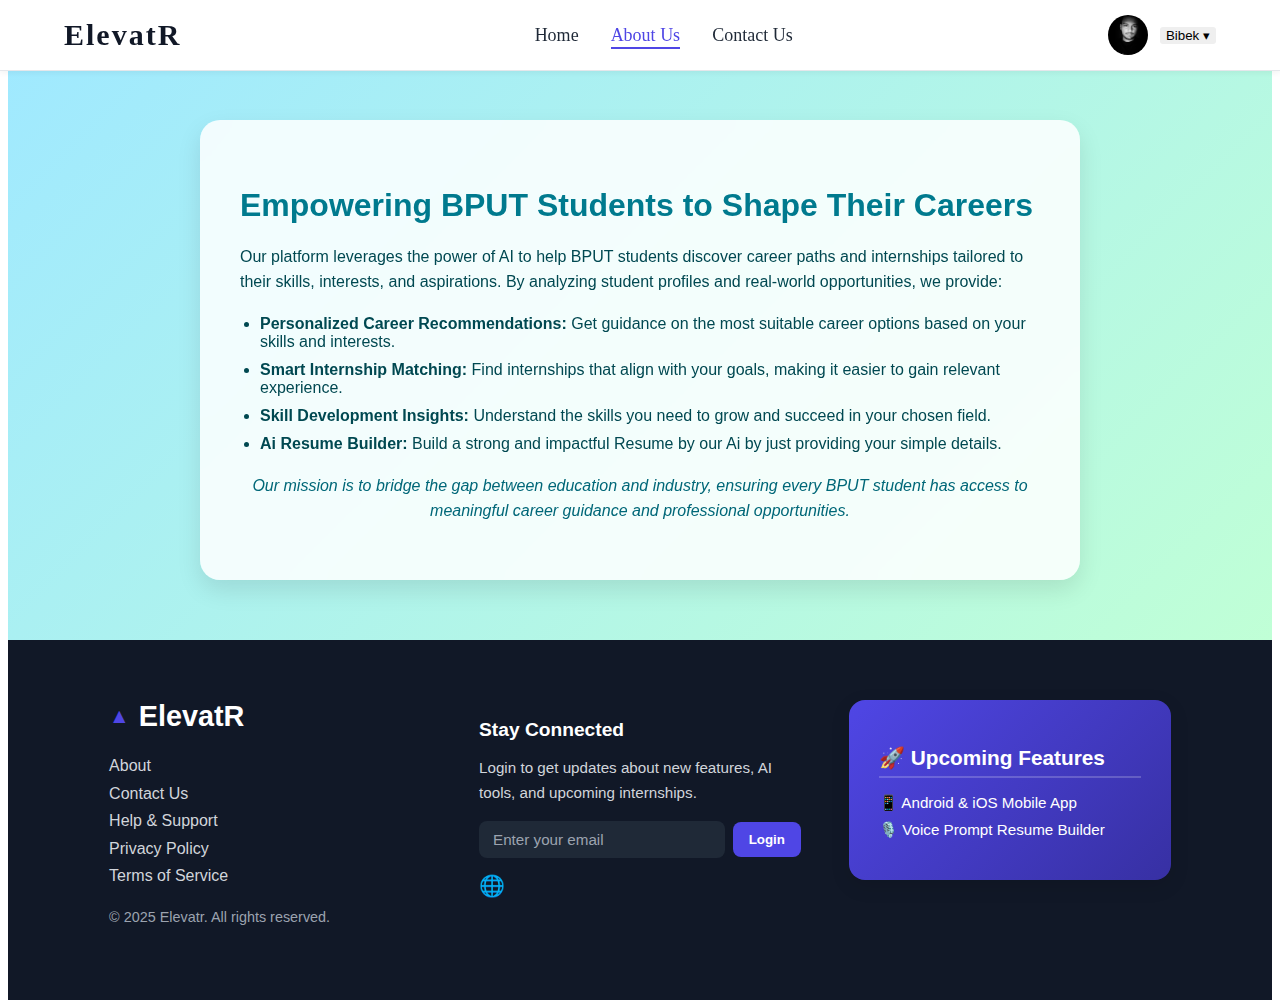
<file: About.html>
<!DOCTYPE html>
<html lang="en">
<head>
    <meta charset="UTF-8">
    <meta name="viewport" content="width=device-width, initial-scale=1.0">
    <link rel="stylesheet" href="About.css">
    <title>ABOUT - ElevtR</title>
</head>
<body>
     <!-- nav section -->
  <nav class="navbar">
    <div class="nav-container">
      <div class="logo">
        ElevatR
      </div>
      <ul class="nav-links">
        <li><a href="user.html">Home</a></li>
                <li><a href="#" class="active">About Us</a></li>

        <li><a href="contact.html">Contact Us</a></li>
      </ul>
      <div class="nav-profile">
        <img src="ME.jpeg" alt="user-avatar" class="avatar">
        <div class="dropdown">
          <button class="dropbtn">Bibek ▾</button>
          <div class="dropdown-content">
            <a href="profile.html">My Profile</a>
            <a href="#">Settings</a>
            <a href="index.html">Logout</a>
          </div>
        </div>
      </div>
    </div>
  </nav>
  <!-- About Section -->
<section class="about-section">
  <div class="about-card">
    <h2>Empowering BPUT Students to Shape Their Careers</h2>
    <p>
      Our platform leverages the power of AI to help BPUT students discover career paths 
      and internships tailored to their skills, interests, and aspirations. By analyzing 
      student profiles and real-world opportunities, we provide:
    </p>
    <ul>
      <li><strong>Personalized Career Recommendations:</strong> Get guidance on the most suitable career options based on your skills and interests.</li>
      <li><strong>Smart Internship Matching:</strong> Find internships that align with your goals, making it easier to gain relevant experience.</li>
      <li><strong>Skill Development Insights:</strong> Understand the skills you need to grow and succeed in your chosen field.</li>
      <li><strong>Ai Resume Builder:</strong> Build a strong and impactful Resume by our Ai by just providing your simple details.</li>
    </ul>
    <p class="mission">
      <em>Our mission is to bridge the gap between education and industry, ensuring every BPUT student has access to meaningful career guidance and professional opportunities.</em>
    </p>
  </div>
</section>

 <!-- footer -->
<footer class="footer">
    <div class="footer-container">

      <div class="footer-left">
        <div class="footer-logo">
          <span class="arrow">▲</span> ElevatR
        </div>

        <ul class="footer-links">
          <li><a href="About.html">About</a></li>
          <li><a href="#">Contact Us</a></li>
          <li><a href="#">Help & Support</a></li>
          <li><a href="#">Privacy Policy</a></li>
          <li><a href="#">Terms of Service</a></li>
        </ul>

        <p class="footer-note">© 2025 Elevatr. All rights reserved.</p>
      </div>
      <div class="footer-middle">
        <h3>Stay Connected</h3>
        <p>Login to get updates about new features, AI tools, and upcoming internships.</p>
        <div class="newsletter">
          <input type="email" placeholder="Enter your email" required />
          <button>Login</button>
        </div>
        <div class="social-links">
          <a href="#">🌐</a>
          <a href="#"><i class="fa-brands fa-linkedin-in"></i></a>
          <a href="#"><i class="fa-brands fa-facebook-f"></i></a>
        </div>
      </div>
      <div class="footer-right">
        <div class="upcoming-card">
          <h3>🚀 Upcoming Features</h3>
          <ul>
            <li>📱 Android & iOS Mobile App</li>
            <li>🎙️ Voice Prompt Resume Builder</li>
          </ul>
        </div>
      </div>

    </div>
  </footer>

</body>
</html>
</file>
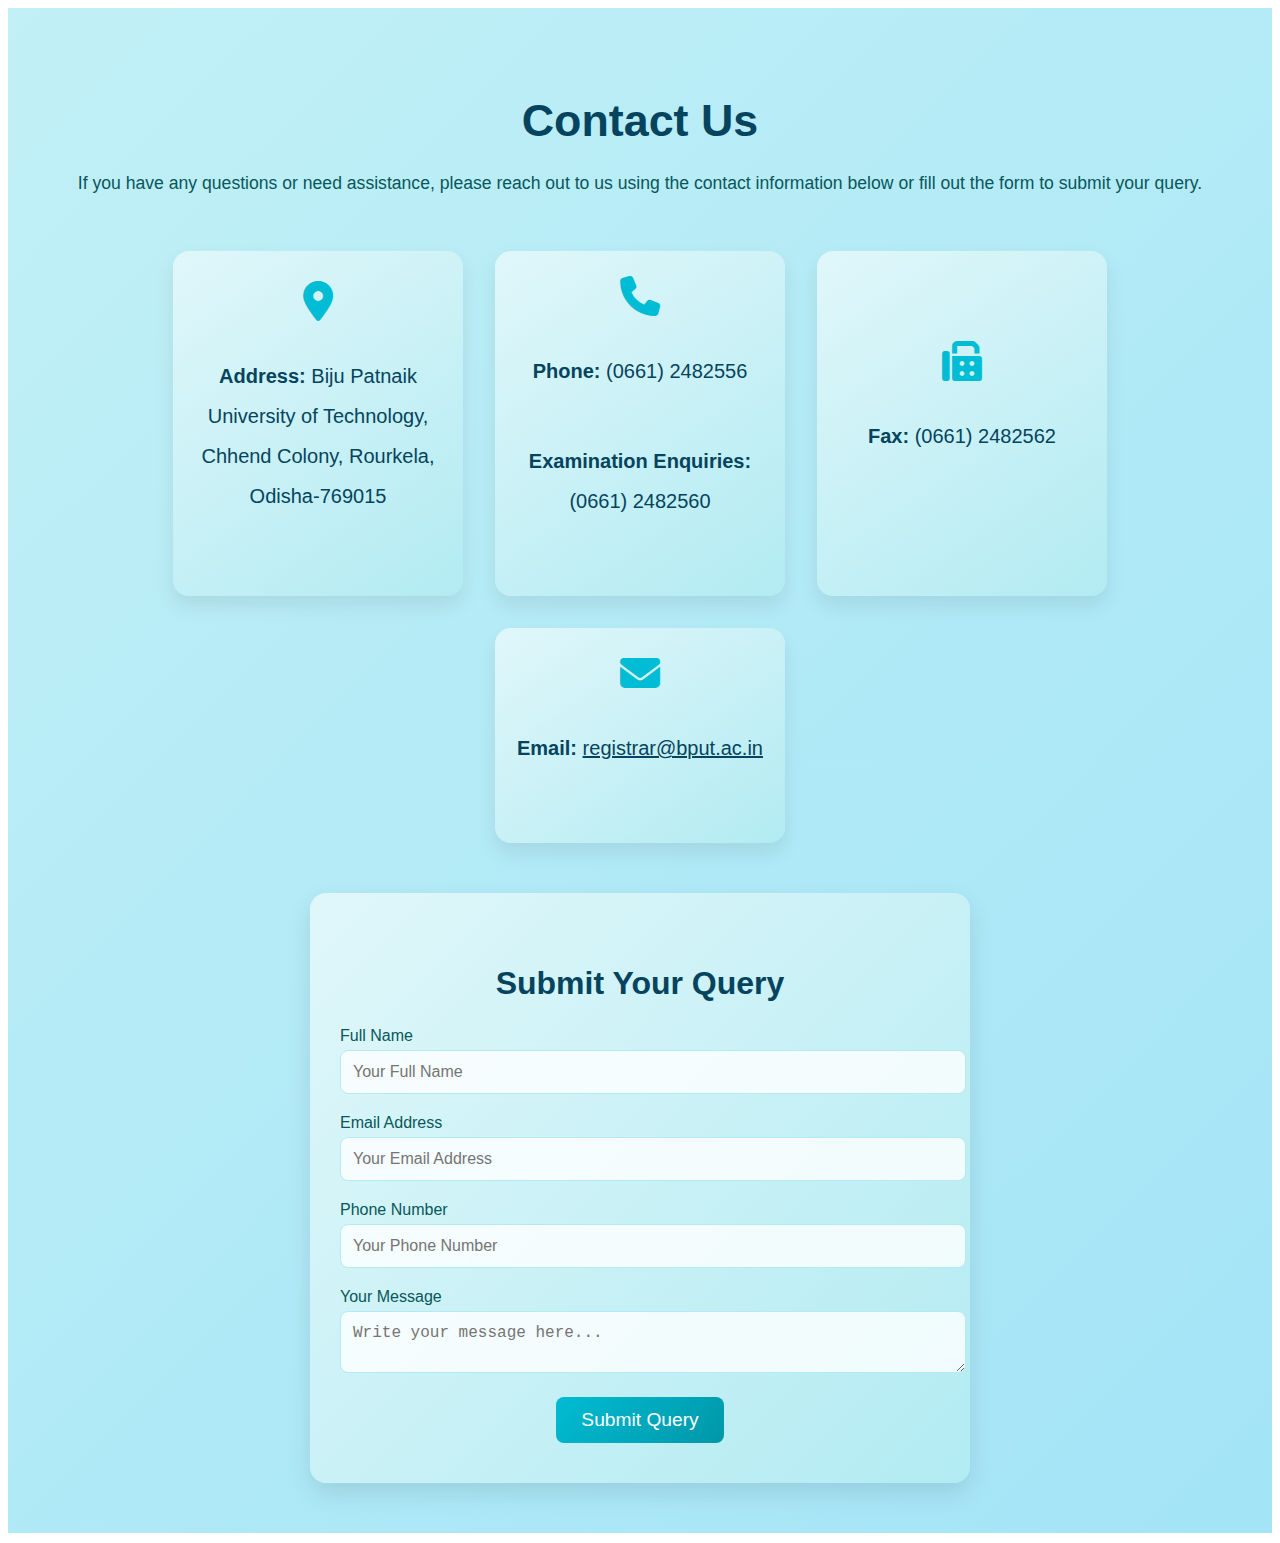
<file: contact.html>
<!DOCTYPE html>
<html lang="en">

<head>
    <meta charset="UTF-8">
    <meta name="viewport" content="width=device-width, initial-scale=1.0">
    <link rel="stylesheet" href="https://cdnjs.cloudflare.com/ajax/libs/font-awesome/6.4.0/css/all.min.css">
    <link rel="stylesheet" href="cont.css">
    <title>Contact US</title>
</head>

<body>
    <section class="contact-us">
        <h2>Contact Us</h2>
        <p>If you have any questions or need assistance, please reach out to us using the contact information below or
            fill out the form to submit your query.</p>

        <!-- Contact Information -->
        <div class="contact-info">
            <div class="info-item">
                <i class="fas fa-map-marker-alt"></i>
                <p><strong>Address:</strong> Biju Patnaik University of Technology, Chhend Colony, Rourkela,
                    Odisha-769015</p>
            </div>
            <div class="info-item">
                <i class="fas fa-phone"></i>
                <p><strong>Phone:</strong> (0661) 2482556</p>
                <p><strong>Examination Enquiries:</strong> (0661) 2482560</p>
            </div>
            <div class="info-item">
                <i class="fas fa-fax"></i>
                <p><strong>Fax:</strong> (0661) 2482562</p>
            </div>
            <div class="info-item">
                <i class="fas fa-envelope"></i>
                <p><strong>Email:</strong> <a href="mailto:registrar@bput.ac.in">registrar@bput.ac.in</a></p>
            </div>
        </div>

        <!-- Query Submission Form -->
        <form id="contact-form" action="submit_query.php" method="POST">
            <h3>Submit Your Query</h3>
            <div class="form-group">
                <label for="name">Full Name</label>
                <input type="text" id="name" name="name" placeholder="Your Full Name" required>
            </div>
            <div class="form-group">
                <label for="email">Email Address</label>
                <input type="email" id="email" name="email" placeholder="Your Email Address" required>
            </div>
            <div class="form-group">
                <label for="phone">Phone Number</label>
                <input type="tel" id="phone" name="phone" placeholder="Your Phone Number" required>
            </div>
            <div class="form-group">
                <label for="message">Your Message</label>
                <textarea id="message" name="message" placeholder="Write your message here..." required></textarea>
            </div>
            <button type="submit">Submit Query</button>
        </form>
    </section>
</body>

</html>
</file>
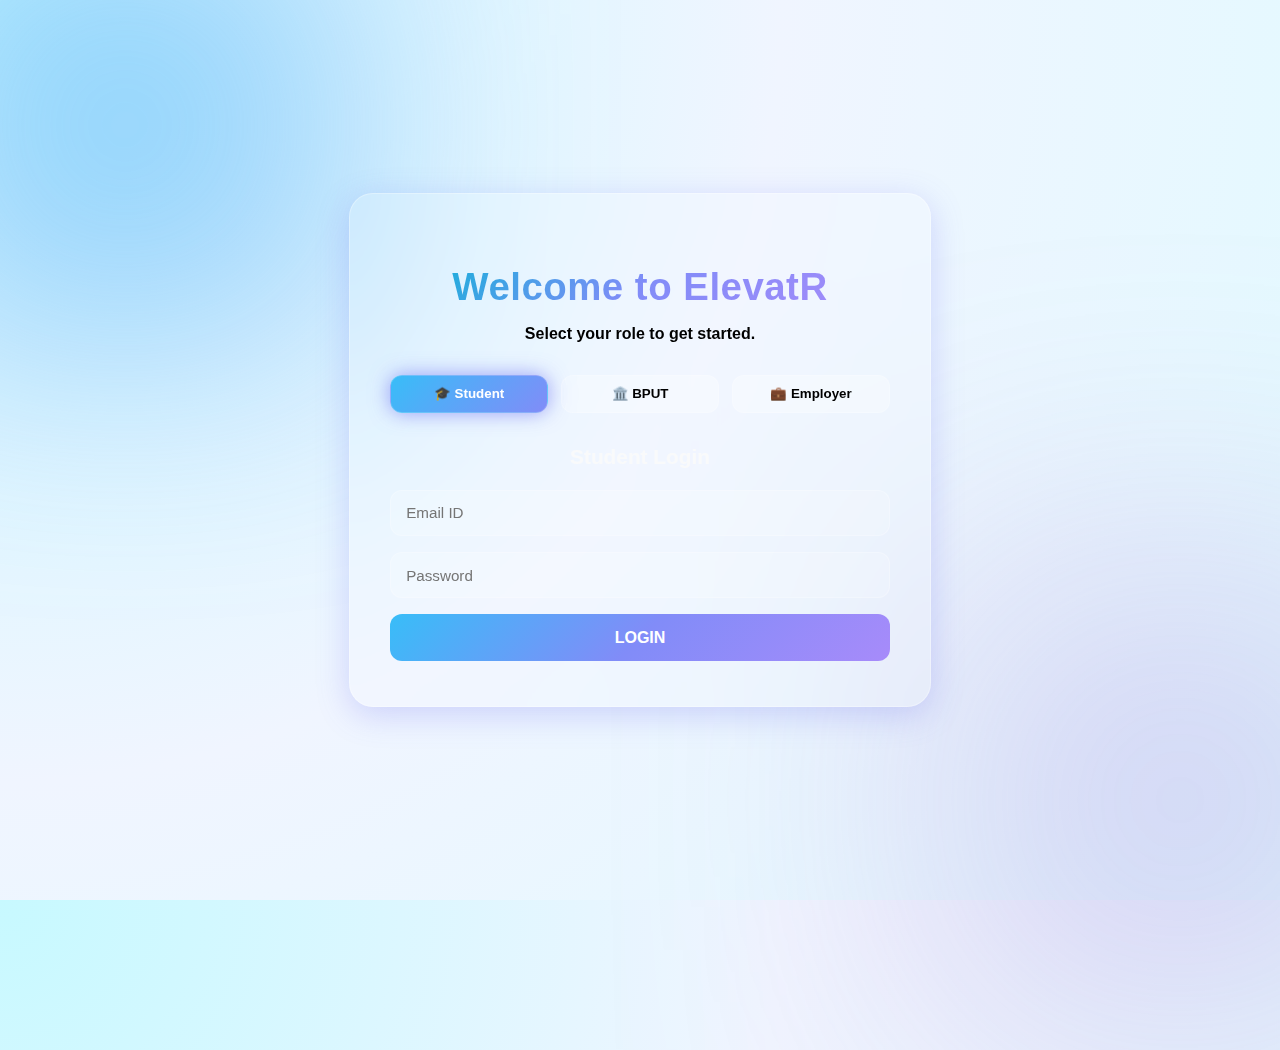
<file: login.html>
<!DOCTYPE html>
<html lang="en">

<head>
    <meta charset="UTF-8">
    <meta name="viewport" content="width=device-width, initial-scale=1.0">
    <title>ElevatR | Access Portal</title>
    <link rel="stylesheet" href="Signup.css">
</head>

<body>
    <!-- Login form -->
    <section class="multi-login">
        <div class="container">

            <h1>Welcome to <span>ElevatR</span></h1>
            <p>Select your role to get started.</p>

            <div class="user-type-buttons">
                <button class="user-btn active" data-role="student">🎓 Student</button>
                <button class="user-btn" data-role="admin">🏛️ BPUT</button>
                <button class="user-btn" data-role="employer">💼 Employer</button>
            </div>

            <!-- STUDENT FORM -->
            <div class="form-section active" id="student">
                <h2>Student Login</h2>
                <form>
                    <input type="email" placeholder="Email ID" required>
                    <input type="password" placeholder="Password" required>
                    <button type="submit">LOGIN</button>
                </form>
            </div>

            <!-- ADMIN FORM -->
            <div class="form-section" id="admin">
                <h2>BPUT Admin Access</h2>
                <form>
                    <input type="email" placeholder="Official Email" required>
                    <input type="password" placeholder="Password" required>
                    <button type="submit">login</button>
                </form>

            </div>

            <!-- EMPLOYER FORM -->
            <div class="form-section" id="employer">
                <h2>Employer Login</h2>
                <form>
                    <input type="email" placeholder="Official Email" required>
                    <input type="password" placeholder="Password" required>
                    <button type="submit">login</button>
                </form>

            </div>

        </div>
    </section>

    <script>
        const buttons = document.querySelectorAll(".user-btn");
        const forms = document.querySelectorAll(".form-section");

        buttons.forEach(btn => {
            btn.addEventListener("click", () => {
                // Remove active from buttons
                buttons.forEach(b => b.classList.remove("active"));
                btn.classList.add("active");

                // Hide all forms
                forms.forEach(f => f.classList.remove("active"));

                // Show selected
                const role = btn.getAttribute("data-role");
                document.getElementById(role).classList.add("active");
            });
        });
    </script>

</body>

</html>
</file>
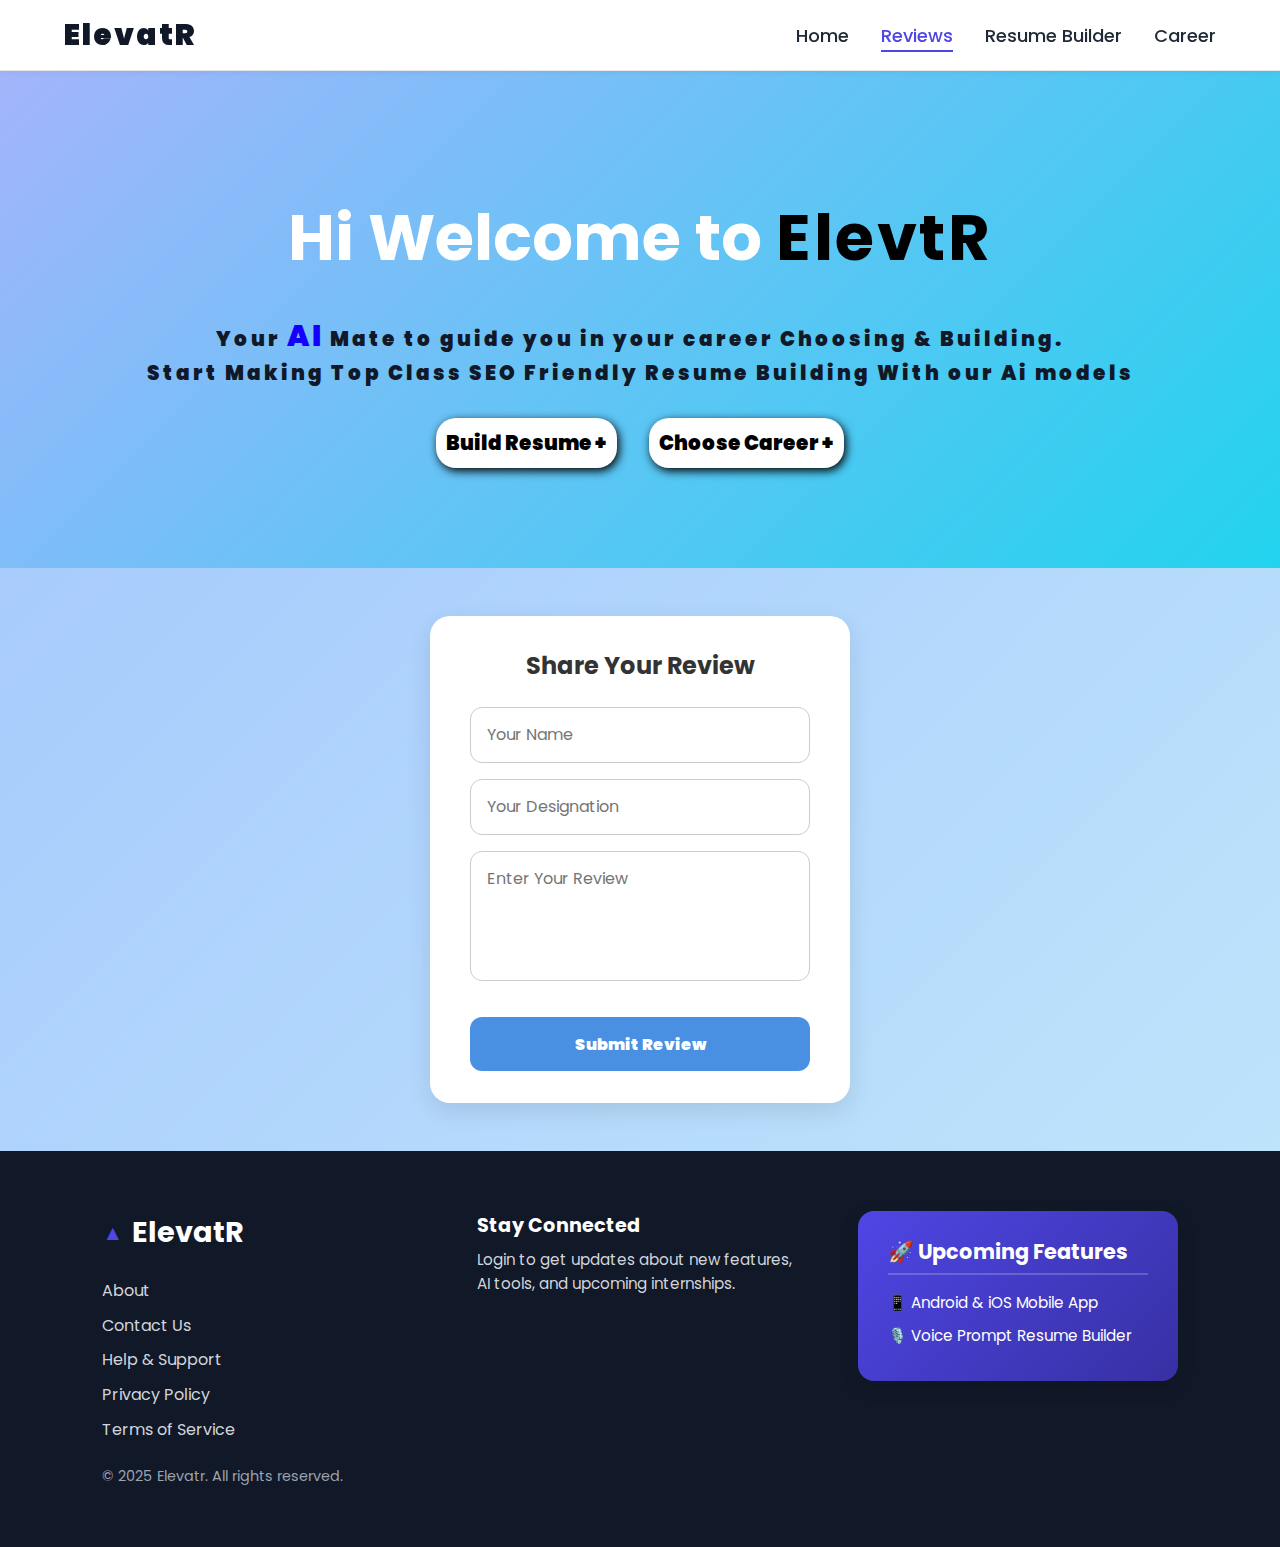
<file: review.html>
<!DOCTYPE html>
<html lang="en">

<head>
    <meta charset="UTF-8">
    <meta name="viewport" content="width=device-width, initial-scale=1.0">
    <title>User-Reviews</title>
    <link rel="stylesheet" href="rev.css">
</head>

<body>
    <!-- nav section -->
    <nav class="navbar">
        <div class="nav-container">
            <div class="logo">
                ElevatR
            </div>
            <ul class="nav-links">
                <li><a href="index.html">Home</a></li>
                <li><a href="review.html" class="active">Reviews</a></li>
                <li><a href="resume.html">Resume Builder</a></li>
                <li><a href="path.html">Career</a></li>
            </ul>
        </div>
    </nav>
    <!-- Hero Section -->
    <div class="hero-section">
        <div class="hero-text">
            <h1>Hi Welcome to <span>ElevtR</span></h1>
        </div>
        <div class="hero-para">
            <p>Your <span>AI</span> Mate to guide you in your career Choosing & Building.<br>
                Start Making Top Class SEO Friendly Resume Building With our Ai models </p>
        </div>
        <div class="hero-btns">
            <button>Build Resume +</button>
            <button>Choose Career +</button>
        </div>
    </div>
    <section class="review-main">
        <div class="review-box">
            <h2>Share Your Review</h2>
            <form>
                <input type="text" name="name" placeholder="Your Name" required>
                <input type="text" name="designation" placeholder="Your Designation">
                <textarea name="review" placeholder="Enter Your Review" rows="4" required></textarea>
                <button type="submit" class="share">Submit Review</button>
            </form>
        </div>
    </section>
    <footer class="footer">
    <div class="footer-container">

      <div class="footer-left">
        <div class="footer-logo">
          <span class="arrow">▲</span> ElevatR
        </div>

        <ul class="footer-links">
          <li><a href="#">About</a></li>
          <li><a href="#">Contact Us</a></li>
          <li><a href="#">Help & Support</a></li>
          <li><a href="#">Privacy Policy</a></li>
          <li><a href="#">Terms of Service</a></li>
        </ul>

        <p class="footer-note">© 2025 Elevatr. All rights reserved.</p>
      </div>
      <div class="footer-middle">
        <h3>Stay Connected</h3>
        <p>Login to get updates about new features, AI tools, and upcoming internships.</p>
        <div class="newsletter">
        </div>
      </div>
      <div class="footer-right">
        <div class="upcoming-card">
          <h3>🚀 Upcoming Features</h3>
          <ul>
            <li>📱 Android & iOS Mobile App</li>
            <li>🎙️ Voice Prompt Resume Builder</li>
          </ul>
        </div>
      </div>

    </div>
  </footer>
</body>

</html>
</file>
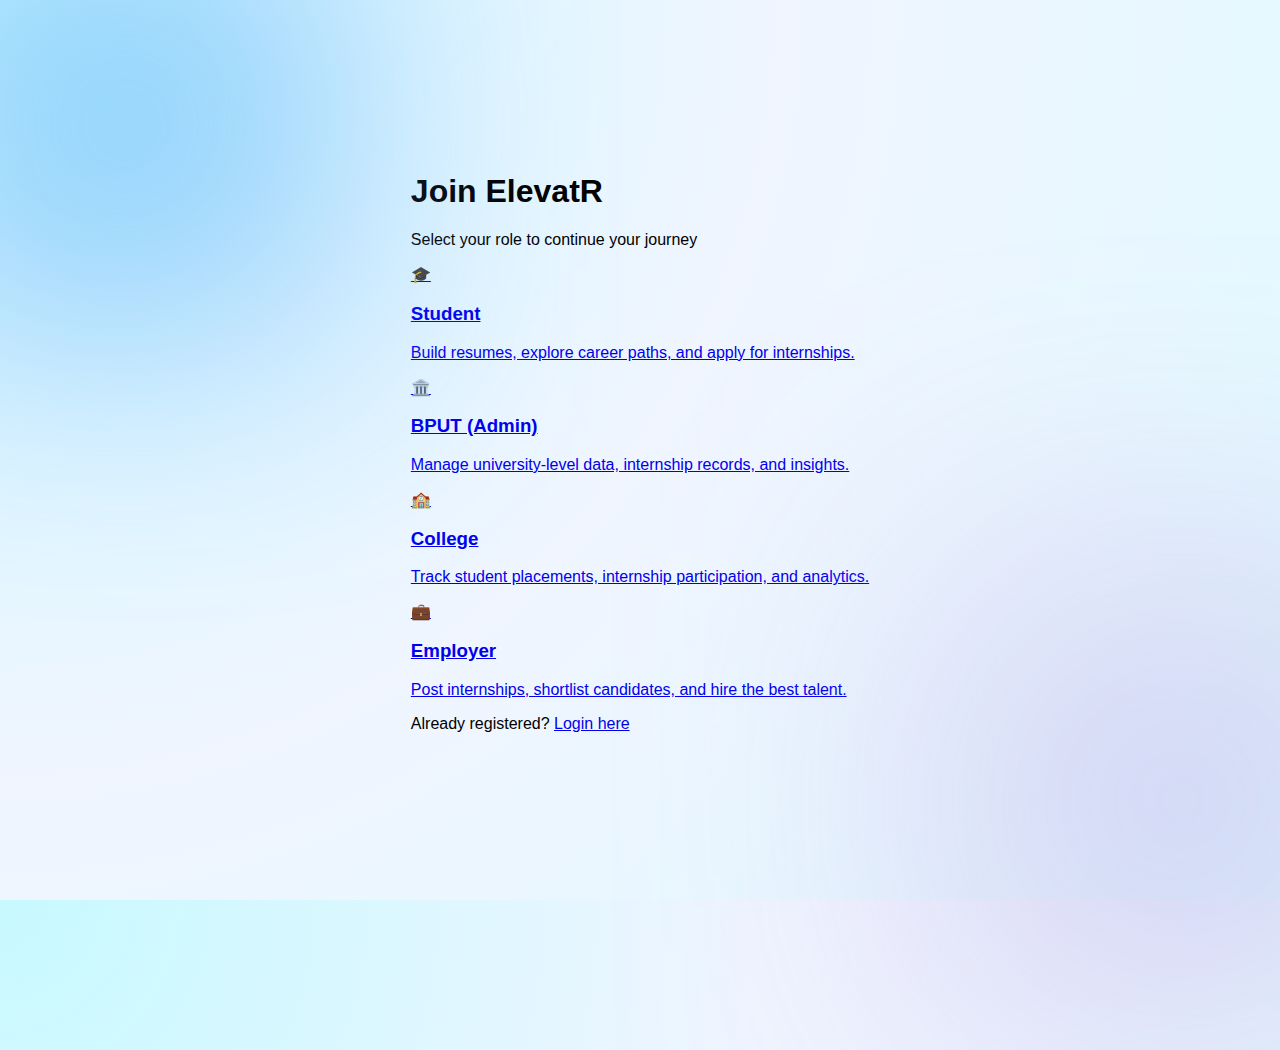
<file: signup.html>
<!DOCTYPE html>
<html lang="en">
<head>
  <meta charset="UTF-8">
  <meta name="viewport" content="width=device-width, initial-scale=1.0">
  <title>ElevatR - Sign Up</title>
  <link rel="stylesheet" href="Signup.css">
</head>
<body>

  <section class="signup-container">
    <h1>Join <span>ElevatR</span></h1>
    <p class="subtitle">Select your role to continue your journey</p>

    <div class="role-grid">
      <a href="student-login.html" class="role-card">
        <div class="icon">🎓</div>
        <h3>Student</h3>
        <p>Build resumes, explore career paths, and apply for internships.</p>
      </a>

      <a href="bput-login.html" class="role-card">
        <div class="icon">🏛️</div>
        <h3>BPUT (Admin)</h3>
        <p>Manage university-level data, internship records, and insights.</p>
      </a>

      <a href="college-login.html" class="role-card">
        <div class="icon">🏫</div>
        <h3>College</h3>
        <p>Track student placements, internship participation, and analytics.</p>
      </a>

      <a href="employer-login.html" class="role-card">
        <div class="icon">💼</div>
        <h3>Employer</h3>
        <p>Post internships, shortlist candidates, and hire the best talent.</p>
      </a>
    </div>

    <p class="already">
      Already registered? <a href="login.html">Login here</a>
    </p>
  </section>
  <script>
    const buttons = document.querySelectorAll(".user-btn");
    const forms = document.querySelectorAll(".form-section");

    buttons.forEach(btn => {
      btn.addEventListener("click", () => {
        // Remove active from buttons
        buttons.forEach(b => b.classList.remove("active"));
        btn.classList.add("active");

        // Hide all forms
        forms.forEach(f => f.classList.remove("active"));

        // Show selected
        const role = btn.getAttribute("data-role");
        document.getElementById(role).classList.add("active");
      });
    });
  </script>

</body>
</html>
</file>
<file: About.css>
.navbar {
  width: 100%;
  background-color: #ffffff;
  border-bottom: 1px solid #e5e7eb;
  box-shadow: 0 2px 6px rgba(0, 0, 0, 0.05);
  position: fixed;
  top: 0;
  left: 0;
  z-index: 1000;
}

.nav-container {
  width: 90%;
  max-width: 1300px;
  margin: auto;
  display: flex;
  align-items: center;
  justify-content: space-between;
  height: 70px;
}

.logo {
  font-size: 30px;
  font-weight: 900;
  color: #111827;
  cursor: pointer;
  letter-spacing: 2px;
}

.arrow {
  color: #4f46e5;
  font-size: 1.3rem;
  margin-right: 4px;
}

.nav-links {
  list-style: none;
  display: flex;
  gap: 2rem;
  font-size: 18px;
  font-weight: 900;
}

.nav-links a {
  text-decoration: none;
  color: #1f2937;
  font-weight: 500;
  position: relative;
  transition: color 0.2s ease;
}

.nav-links a::after {
  content: "";
  position: absolute;
  left: 0;
  bottom: -4px;
  width: 0%;
  height: 2px;
  background-color: #4f46e5;
  transition: width 0.3s ease;
}

.nav-links a:hover::after {
  width: 100%;
}

.nav-links a:hover {
  color: #4f46e5;
}

.nav-links a:hover::after {
  width: 100%;
}

.nav-links a.active {
  color: #4f46e5;
}

.nav-links a.active::after {
  width: 100%;
}

.nav-actions {
  display: flex;
  align-items: center;
  gap: 1.3rem;
}
.nav-profile {
    display: flex;
    align-items: center;
    gap: 10px;
}

.avatar {
    width: 40px;
    height: 40px;
    border-radius: 50%;
    object-fit: cover;
    border: 2px solid #fff;
}
.dropbtn{
    border: none;
    border-radius: 3px;
}
.dropdown-content {
    display: none;
    position: absolute;
    background-color: white;
    min-width: 160px;
    box-shadow: 0 8px 20px rgba(0, 0, 0, 0.15);
    border-radius: 8px;
}

.dropdown:hover .dropdown-content {
    display: block;
}

.dropdown-content a {
    padding: 10px;
    display: block;
    text-decoration: none;
    color: #1E293B;
}

.dropdown-content a:hover {
    background-color: #E0F2FE;
}

/* About Section Styles */
.about-section {
  display: flex;
  justify-content: center;
  margin-top: 60px;
  padding: 60px 20px;
  background: linear-gradient(135deg, #A0E9FF, #C0FFD6);
  font-family: 'Poppins', sans-serif;
}

.about-card {
  max-width: 800px;
  background: rgba(255, 255, 255, 0.85);
  padding: 40px;
  border-radius: 20px;
  box-shadow: 0 10px 25px rgba(0, 0, 0, 0.1);
  backdrop-filter: blur(10px);
}

.about-card h2 {
  color: #007A8E;
  font-size: 2rem;
  margin-bottom: 20px;
}

.about-card p {
  color: #004851;
  font-size: 1rem;
  line-height: 1.6;
}

.about-card ul {
  margin: 20px 0;
  padding-left: 20px;
}

.about-card ul li {
  margin-bottom: 10px;
  color: #004851;
}

.about-card .mission {
  margin-top: 20px;
  font-style: italic;
  color: #006778;
  text-align: center;
}
/* ----------------Footer-------------- */
.footer {
  background-color: #111827;
  color: #f3f4f6;
  padding: 60px 8%;
  font-family: 'Poppins', sans-serif;
}

.footer-container {
  display: flex;
  justify-content: space-around;
  align-items: flex-start;
  flex-wrap: wrap;
  gap: 3rem;
}

.footer-left {
  flex: 1;
  min-width: 280px;
}

.footer-logo {
  font-size: 1.8rem;
  font-weight: 700;
  color: #ffffff;
  margin-bottom: 1.5rem;
  display: flex;
  align-items: center;
  gap: 5px;
}

.footer-logo .arrow {
  color: #4f46e5;
  font-size: 1.3rem;
}

.footer-links {
  list-style: none;
  padding: 0;
  margin-bottom: 1.5rem;
}

.footer-links li {
  margin-bottom: 0.6rem;
}

.footer-links a {
  color: #d1d5db;
  text-decoration: none;
  font-size: 1rem;
  transition: color 0.3s ease;
}

.footer-links a:hover {
  color: #4f46e5;
}

.footer-note {
  font-size: 0.9rem;
  color: #9ca3af;
  margin-top: 10px;
}

.footer-right {
  flex: 1;
  min-width: 280px;
  display: flex;
  justify-content: flex-end;
}

.upcoming-card {
  background: linear-gradient(135deg, #4f46e5 0%, #3730a3 100%);
  color: #ffffff;
  border-radius: 16px;
  padding: 25px 30px;
  width: 320px;
  box-shadow: 0 6px 20px rgba(0, 0, 0, 0.1);
  transition: transform 0.3s ease;
}

.upcoming-card:hover {
  transform: translateY(-4px);
}

.upcoming-card h3 {
  font-size: 1.3rem;
  font-weight: 700;
  margin-bottom: 1rem;
  border-bottom: 2px solid rgba(255, 255, 255, 0.2);
  padding-bottom: 6px;
}

.upcoming-card ul {
  list-style: none;
  padding: 0;
}

.upcoming-card li {
  margin-bottom: 0.6rem;
  font-size: 0.95rem;
  display: flex;
  align-items: center;
  gap: 8px;
}

/* ===== Footer Middle Column ===== */
.footer-middle {
  flex: 1;
  min-width: 280px;
  color: #f3f4f6;
}

.footer-middle h3 {
  font-size: 1.2rem;
  font-weight: 700;
  color: #ffffff;
  margin-bottom: 0.5rem;
}

.footer-middle p {
  font-size: 0.95rem;
  color: #d1d5db;
  margin-bottom: 1rem;
  line-height: 1.6;
}

/* Newsletter form */
.newsletter {
  display: flex;
  align-items: center;
  gap: 0.5rem;
  margin-bottom: 1rem;
}

.newsletter input {
  flex: 1;
  padding: 10px 14px;
  border-radius: 8px;
  border: none;
  outline: none;
  font-size: 0.95rem;
  background: #1f2937;
  color: #f9fafb;
}

.newsletter input::placeholder {
  color: #9ca3af;
}

.newsletter button {
  background: #4f46e5;
  color: #ffffff;
  border: none;
  border-radius: 8px;
  padding: 10px 16px;
  font-weight: 600;
  cursor: pointer;
  transition: all 0.3s ease;
}

.newsletter button:hover {
  background: #4338ca;
}

/* Social links */
.social-links {
  display: flex;
  gap: 1rem;
}

.social-links a {
  font-size: 1.3rem;
  color: #d1d5db;
  text-decoration: none;
  transition: color 0.3s ease;
}

.social-links a:hover {
  color: #4f46e5;
}
</file>
<file: cont.css>
/* Contact Us Section */
.contact-us {
  background: linear-gradient(135deg, #c1f0f6, #a3e4f7);
  padding: 50px 20px;
  text-align: center;
  font-family: 'Poppins', sans-serif;
}

.contact-us h2 {
  font-size: 2.8rem;
  color: #05445e;
  margin-bottom: 20px;
}

.contact-us p {
  font-size: 1.1rem;
  color: #07575b;
  margin-bottom: 50px;
  line-height: 2;
}

/* Contact Information */
.contact-info {
  display: flex;
  justify-content: center;
  flex-wrap: wrap;
  gap: 2rem;
  margin-bottom: 50px;
}

.info-item {
  background: linear-gradient(145deg, #e0f7fa, #b2ebf2);
  padding: 25px 20px;
  border-radius: 16px;
  box-shadow: 0 10px 20px rgba(0, 0, 0, 0.08);
  width: 250px;
  text-align: center;
  align-content: center;
  transition: transform 0.3s ease, box-shadow 0.3s ease;
}

.info-item:hover {
  transform: translateY(-8px);
  box-shadow: 0 15px 30px rgba(0, 0, 0, 0.15);
}

.info-item i {
  font-size: 2.5rem;
  color: #00bcd4;
  margin-bottom: 15px;
  transition: transform 0.3s ease;
}

.info-item:hover i {
  transform: rotate(20deg);
}

.info-item p, .info-item a {
  font-size: 20px;
  color: #05445e;
}

/* Form Styling */
#contact-form {
  background: linear-gradient(135deg, #e0f7fa, #b2ebf2);
  padding: 40px 30px;
  border-radius: 16px;
  box-shadow: 0 10px 25px rgba(0, 0, 0, 0.1);
  max-width: 600px;
  margin: 0 auto;
  transition: transform 0.3s ease, box-shadow 0.3s ease;
}

#contact-form:hover {
  transform: translateY(-5px);
  box-shadow: 0 15px 35px rgba(0, 0, 0, 0.15);
}

#contact-form h3 {
  font-size: 2rem;
  color: #05445e;
  margin-bottom: 25px;
}

.form-group {
  margin-bottom: 20px;
  text-align: left;
}

.form-group label {
  font-size: 1rem;
  color: #07575b;
  display: block;
  margin-bottom: 5px;
}

.form-group input,
.form-group textarea {
  width: 100%;
  padding: 12px;
  border: 1px solid #b2ebf2;
  border-radius: 8px;
  font-size: 1rem;
  color: #05445e;
  background-color: rgba(255,255,255,0.8);
  transition: border 0.3s ease, box-shadow 0.3s ease;
}

.form-group input:focus,
.form-group textarea:focus {
  border: 1px solid #00bcd4;
  box-shadow: 0 0 10px rgba(0, 188, 212, 0.3);
  outline: none;
}

button[type="submit"] {
  background: linear-gradient(135deg, #00bcd4, #0097a7);
  color: #ffffff;
  padding: 12px 25px;
  border: none;
  border-radius: 8px;
  font-size: 1.2rem;
  cursor: pointer;
  transition: background 0.3s ease, transform 0.3s ease;
}

button[type="submit"]:hover {
  background: linear-gradient(135deg, #0097a7, #00bcd4);
  transform: scale(1.05);
}
</file>
<file: Signup.css>
/* === Base Layout === */
body {
  margin: 0;
  font-family: 'Poppins', sans-serif;
  min-height: 100vh;
  display: flex;
  align-items: center;
  justify-content: center;
  background: radial-gradient(circle at top left, #c7f9ff, #f0f5ff, #e0faff);
  overflow: hidden;
}

/* === Animated Gradient Glow Background === */
body::before {
  content: "";
  position: absolute;
  width: 450px;
  height: 450px;
  background: radial-gradient(circle, rgba(56,189,248,0.5), rgba(129,140,248,0.4));
  filter: blur(120px);
  top: -100px;
  left: -100px;
  z-index: 0;
  animation: floatGlow 10s ease-in-out infinite alternate;
}

body::after {
  content: "";
  position: absolute;
  width: 500px;
  height: 500px;
  background: radial-gradient(circle, rgba(129,140,248,0.3), rgba(236,72,153,0.2));
  filter: blur(150px);
  bottom: -150px;
  right: -150px;
  z-index: 0;
  animation: floatGlow 12s ease-in-out infinite alternate-reverse;
}

@keyframes floatGlow {
  from { transform: translate(0, 0); }
  to { transform: translate(30px, -30px); }
}

/* === Container === */
.multi-login .container {
  position: relative;
  z-index: 2;
  width: 500px;
  padding: 2.8em 2.5em;
  background: rgba(255, 255, 255, 0.15);
  border-radius: 24px;
  backdrop-filter: blur(18px);
  box-shadow: 0 8px 32px rgba(99, 102, 241, 0.25);
  border: 1px solid rgba(255, 255, 255, 0.3);
  text-align: center;
  transition: all 0.3s ease-in-out;
  animation: fadeIn 1s ease forwards;
}

/* === Header === */
.multi-login h1 {
  font-size: 2.4rem;
  font-weight: 800;
  margin-bottom: 0.3em;
  background: linear-gradient(135deg, #06b6d4 0%, #818cf8 50%, #a78bfa 100%);
  -webkit-background-clip: text;
  background-clip: text;
  -webkit-text-fill-color: transparent;
  letter-spacing: 0.5px;
}

.multi-login h1 span {
  font-weight: 900;
}

.multi-login p {
  color: black;
  font-weight: 600;
  font-size: 1rem;
  margin-bottom: 2em;
}

/* === User Type Buttons === */
.user-type-buttons {
  display: flex;
  justify-content: space-between;
  gap: 0.8em;
  margin-bottom: 2em;
}

.user-btn {
  flex: 1;
  padding: 0.8em;
  border: none;
  border-radius: 12px;
  font-weight: 600;
  cursor: pointer;
  background: rgba(255, 255, 255, 0.15);
  color: black;
  font-weight: 800;
  transition: all 0.35s ease;
  backdrop-filter: blur(10px);
  border: 1px solid rgba(255, 255, 255, 0.2);
}

.user-btn:hover {
  transform: translateY(-3px);
  box-shadow: 0 0 12px rgba(56,189,248,0.5);
  color: #f1f5f9;
  background: linear-gradient(135deg, #38bdf8, #818cf8);
  font-weight: 800;
}

.user-btn.active {
  background: linear-gradient(135deg, #38bdf8, #818cf8);
  color: #fff;
  box-shadow: 0 0 20px rgba(99,102,241,0.6);
}

/* === Form Sections === */
.form-section {
  display: none;
  animation: fadeInUp 0.5s ease forwards;
}

.form-section.active {
  display: block;
}

.form-section h2 {
  color: #f9fafb;
  font-weight: 700;
  margin-bottom: 1em;
  font-size: 1.3rem;
}

/* === Form Inputs === */
form {
  display: flex;
  flex-direction: column;
  gap: 1em;
}

form input {
  padding: 0.9em 1em;
  border-radius: 12px;
  border: none;
  font-size: 0.95rem;
  background: rgba(255, 255, 255, 0.15);
  color: #f1f5f9;
  outline: none;
  border: 1px solid rgba(255, 255, 255, 0.25);
  transition: all 0.3s ease;
}

form input:focus {
  border-color: #38bdf8;
  box-shadow: 0 0 10px rgba(56,189,248,0.5);
}

/* === Buttons === */
form button {
  padding: 0.9em;
  border: none;
  border-radius: 12px;
  font-weight: 700;
  font-size: 1rem;
  color: white;
  background: linear-gradient(135deg, #38bdf8, #818cf8, #a78bfa);
  cursor: pointer;
  transition: all 0.3s ease;
}

form button:hover {
  transform: scale(1.05);
  box-shadow: 0 0 18px rgba(99,102,241,0.5);
}
.login-redirect {
  margin-top: 1.2em;
  font-size: 0.95rem;
  color: #e5e7eb;
}

.login-redirect a {
  color: #38bdf8;
  font-weight: 600;
  text-decoration: none;
  transition: all 0.3s ease;
  background: linear-gradient(135deg, #38bdf8 0%, #818cf8 100%);
  -webkit-background-clip: text;
  background-clip:text;
  -webkit-text-fill-color: transparent;
}

.login-redirect a:hover {
  text-shadow: 0 0 8px rgba(99, 102, 241, 0.6);
  transform: scale(1.05);
}

/* === Animations === */
@keyframes fadeIn {
  from { opacity: 0; transform: translateY(10px); }
  to { opacity: 1; transform: translateY(0); }
}

@keyframes fadeInUp {
  from { opacity: 0; transform: translateY(20px); }
  to { opacity: 1; transform: translateY(0); }
}
</file>
<file: rev.css>
@import url('https://fonts.googleapis.com/css2?family=Poppins:wght@400;500;600&display=swap');

* {
    margin: 0;
    padding: 0;
    box-sizing: border-box;
    font-family: 'Poppins', sans-serif;
}

.navbar {
    width: 100%;
    background-color: #ffffff;
    border-bottom: 1px solid #e5e7eb;
    box-shadow: 0 2px 6px rgba(0, 0, 0, 0.05);
    position: fixed;
    top: 0;
    left: 0;
    z-index: 1000;
}

.nav-container {
    width: 90%;
    max-width: 1300px;
    margin: auto;
    display: flex;
    align-items: center;
    justify-content: space-between;
    height: 70px;
}

.logo {
    font-size: 30px;
    font-weight: 900;
    color: #111827;
    cursor: pointer;
    letter-spacing: 2px;
}

.arrow {
    color: #4f46e5;
    font-size: 1.3rem;
    margin-right: 4px;
}

.nav-links {
    list-style: none;
    display: flex;
    gap: 2rem;
    font-size: 18px;
    font-weight: 900;
}

.nav-links a {
    text-decoration: none;
    color: #1f2937;
    font-weight: 500;
    position: relative;
    transition: color 0.2s ease;
}

.nav-links a::after {
    content: "";
    position: absolute;
    left: 0;
    bottom: -4px;
    width: 0%;
    height: 2px;
    background-color: #4f46e5;
    transition: width 0.3s ease;
}

.nav-links a:hover::after {
    width: 100%;
}

.nav-links a:hover {
    color: #4f46e5;
}

.nav-links a:hover::after {
    width: 100%;
}

.nav-links a.active {
    color: #4f46e5;
}

.nav-links a.active::after {
    width: 100%;
}

.nav-actions {
    display: flex;
    align-items: center;
    gap: 1.3rem;
}

/* hero Section */
.hero-section {
    background: linear-gradient(135deg, #A5B4FC 0%, #22D3EE 100%);
    padding: 140px 0 100px;
    text-align: center;
    color: #ffffff;
    margin-top: 50px;
    align-items: center;
}

.hero-text {
    font-size: 2rem;
    font-weight: 700;
    margin-bottom: 20px;
    color: #ffffff;
}

.hero-text span {
    color: black;
    letter-spacing: 2.5px;
}

.hero-para {
    margin-top: 30px;
    font-size: 20px;
    color: #111827;
    font-weight: 900;
    letter-spacing: 3px;
    text-align: center;
}

.hero-para span {
    font-size: 29px;
    color: rgb(21, 0, 255);
}

.hero-btns {
    margin-top: 10px;
    display: flex;
    justify-content: center;
    gap: 2em;
}

button {
    margin-top: 20px;
    padding: 10px;
    font-size: 20px;
    border-radius: 20px;
    font-weight: 900;
    border: none;
    box-shadow: 2px 3px 10px;
    background: #ffffff;
    transition: all 0.3s ease;

}

button:hover {
    background: linear-gradient(135deg, #6366F1 0%, #22D3EE 100%);
    color: #ffffff;
    box-shadow: 0 8px 24px rgba(0, 0, 0, 0.2);
    transform: translateY(-3px);

}


/* review box */

body{
        background: linear-gradient(135deg, #a1c4fd, #c2e9fb);

}
.review-main{
    display: flex;
    justify-content: center;
    margin: 3em;
}
    .review-box {
      background: #fff;
      padding: 2rem 2.5rem;
      border-radius: 20px;
      box-shadow: 0 8px 25px rgba(0,0,0,0.1);
      width: 100%;
      max-width: 420px;
      transition: transform 0.2s ease-in-out;
    }

    .review-box:hover {
      transform: translateY(-5px);
    }

    .review-box h2 {
      text-align: center;
      color: #333;
      margin-bottom: 1.5rem;
    }

    form {
      display: flex;
      flex-direction: column;
      gap: 1rem;
    }

    input, textarea {
      width: 100%;
      padding: 0.9rem 1rem;
      border-radius: 12px;
      border: 1px solid #ccc;
      font-size: 1rem;
      outline: none;
      transition: all 0.2s ease;
    }

    input:focus, textarea:focus {
      border-color: #4a90e2;
      box-shadow: 0 0 5px rgba(74, 144, 226, 0.4);
    }

    textarea {
      resize: none;
    }

    .share {
      background-color: #4a90e2;
      color: #fff;
      font-size: 1rem;
      border: none;
      padding: 0.9rem;
      border-radius: 12px;
      cursor: pointer;
      transition: background 0.3s ease;
    }

    .share:hover {
      background-color: #357ABD;
    }
    /* footer */
.footer {
  background-color: #111827;
  color: #f3f4f6;
  padding: 60px 8%;
  font-family: 'Poppins', sans-serif;
}

.footer-container {
  display: flex;
  justify-content: space-around;
  align-items: flex-start;
  flex-wrap: wrap;
  gap: 3rem;
}

.footer-left {
  flex: 1;
  min-width: 280px;
}

.footer-logo {
  font-size: 1.8rem;
  font-weight: 700;
  color: #ffffff;
  margin-bottom: 1.5rem;
  display: flex;
  align-items: center;
  gap: 5px;
}

.footer-logo .arrow {
  color: #4f46e5;
  font-size: 1.3rem;
}

.footer-links {
  list-style: none;
  padding: 0;
  margin-bottom: 1.5rem;
}

.footer-links li {
  margin-bottom: 0.6rem;
}

.footer-links a {
  color: #d1d5db;
  text-decoration: none;
  font-size: 1rem;
  transition: color 0.3s ease;
}

.footer-links a:hover {
  color: #4f46e5;
}

.footer-note {
  font-size: 0.9rem;
  color: #9ca3af;
  margin-top: 10px;
}

.footer-right {
  flex: 1;
  min-width: 280px;
  display: flex;
  justify-content: flex-end;
}

.upcoming-card {
  background: linear-gradient(135deg, #4f46e5 0%, #3730a3 100%);
  color: #ffffff;
  border-radius: 16px;
  padding: 25px 30px;
  width: 320px;
  box-shadow: 0 6px 20px rgba(0, 0, 0, 0.1);
  transition: transform 0.3s ease;
}

.upcoming-card:hover {
  transform: translateY(-4px);
}

.upcoming-card h3 {
  font-size: 1.3rem;
  font-weight: 700;
  margin-bottom: 1rem;
  border-bottom: 2px solid rgba(255, 255, 255, 0.2);
  padding-bottom: 6px;
}

.upcoming-card ul {
  list-style: none;
  padding: 0;
}

.upcoming-card li {
  margin-bottom: 0.6rem;
  font-size: 0.95rem;
  display: flex;
  align-items: center;
  gap: 8px;
}

/* ===== Footer Middle Column ===== */
.footer-middle {
  flex: 1;
  min-width: 280px;
  color: #f3f4f6;
}

.footer-middle h3 {
  font-size: 1.2rem;
  font-weight: 700;
  color: #ffffff;
  margin-bottom: 0.5rem;
}

.footer-middle p {
  font-size: 0.95rem;
  color: #d1d5db;
  margin-bottom: 1rem;
  line-height: 1.6;
}
</file>
